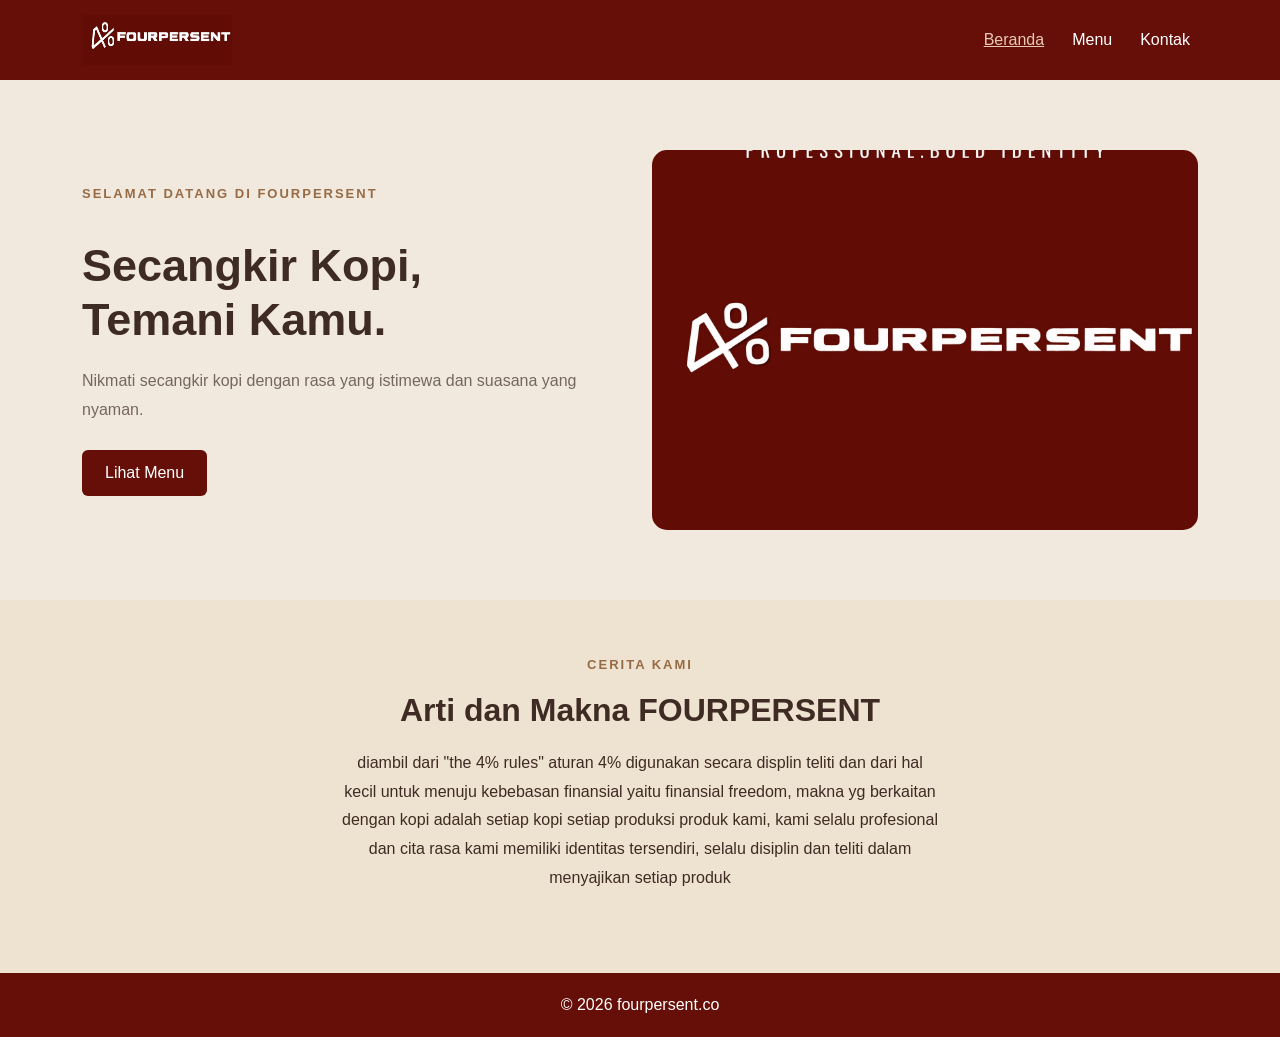
<file: index.html>
<!DOCTYPE html>
<html lang="id">
<head>
    <meta charset="UTF-8">
    <meta name="viewport" content="width=device-width, initial-scale=1.0">
    <title>FOURPERSENT | Beranda</title>

    <!-- Bootstrap 5 -->
    <link href="https://cdn.jsdelivr.net/npm/bootstrap@5.3.3/dist/css/bootstrap.min.css" rel="stylesheet">

    <!-- CSS sendiri -->
    <link rel="stylesheet" href="style.css">
</head>
<body>

    <!-- Navigasi -->
    <nav class="navbar navbar-expand-lg navbar-dark navbar-kopi">
        <div class="container">
            <div class="logo-nav">
                <a class="navbar-brand" href="index.html">
                <img src="img/4persen-logo2.jpeg" alt="4%" height="50" width="150">
            </a>
            </div>
            

            <div class="navbar-nav ms-auto">
                <a class="nav-link aktif" href="index.html">Beranda</a>
                <a class="nav-link" href="menu.html">Menu</a>
                <a class="nav-link" href="kontak.html">Kontak</a>
            </div>
        </div>
    </nav>

    <!-- Bagian utama -->
    <section class="hero">
        <div class="container">
            <div class="row align-items-center">
                <div class="col-md-6">
                    <p class="teks-kecil">SELAMAT DATANG DI FOURPERSENT<Fieldset></Fieldset></p>
                    <h1>Secangkir Kopi,<br>Temani Kamu.</h1>

                    <p class="deskripsi">
                        Nikmati secangkir kopi dengan rasa yang istimewa
                        dan suasana yang nyaman.
                    </p>

                    <a href="menu.html" class="btn tombol-kopi">
                        Lihat Menu
                    </a>
                </div>

                <div class="col-md-6 mt-4 mt-md-0">
                    <img
                        src="img/4persen-logo.jpeg"
                        alt="Secangkir kopi"
                        class="gambar-utama">
                </div>
            </div>
        </div>
    </section>

    <!-- Tentang kami -->
    <section class="tentang text-center">
        <div class="container">
            <p class="teks-kecil">CERITA KAMI</p>
            <h2>Arti dan Makna FOURPERSENT</h2>

            <p class="teks-tentang">
                diambil dari "the 4% rules" aturan 4% digunakan secara displin teliti dan dari hal kecil untuk menuju kebebasan finansial yaitu finansial freedom, makna yg berkaitan dengan kopi adalah setiap kopi setiap produksi produk kami, kami selalu profesional dan cita rasa kami memiliki identitas tersendiri, selalu disiplin dan teliti dalam menyajikan setiap produk
            </p>

           
            </a>
        </div>
    </section>

    <!-- Footer -->
    <footer class="footer text-center">
        <p>© 2026 fourpersent.co</p>
    </footer>

</body>
</html>
</file>
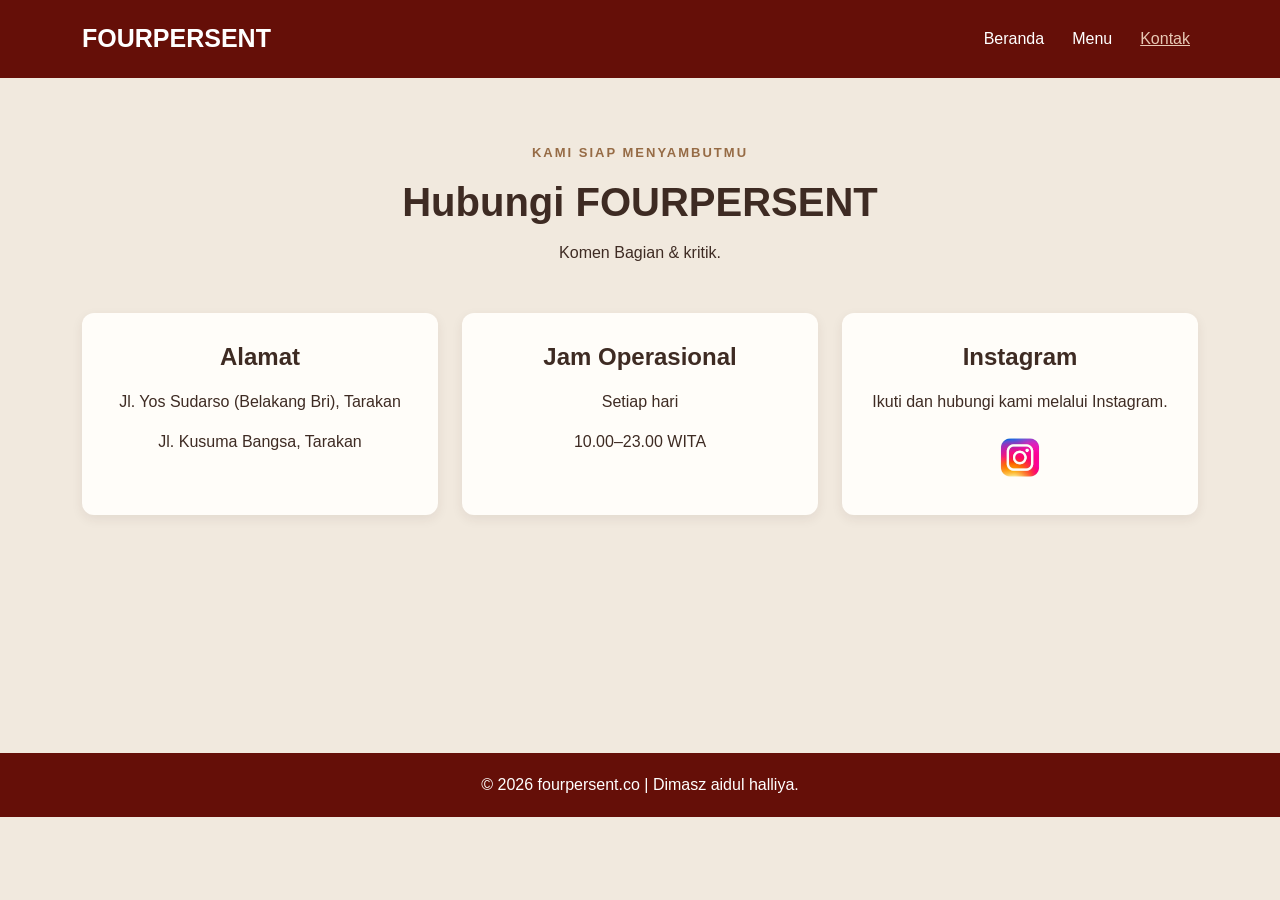
<file: kontak.html>
<!DOCTYPE html>
<html lang="id">
<head>
    <meta charset="UTF-8">
    <meta name="viewport" content="width=device-width, initial-scale=1.0">
    <title>FOURPERSENT| Kontak</title>

    <link href="https://cdn.jsdelivr.net/npm/bootstrap@5.3.3/dist/css/bootstrap.min.css" rel="stylesheet">
    <link rel="stylesheet" href="style.css">
</head>
<body>

    <!-- Navigasi -->
    <nav class="navbar navbar-expand-lg navbar-dark navbar-kopi">
        <div class="container">
            <a class="navbar-brand" href="index.html">FOURPERSENT</a>

            <div class="navbar-nav ms-auto">
                <a class="nav-link" href="index.html">Beranda</a>
                <a class="nav-link" href="menu.html">Menu</a>
                <a class="nav-link aktif" href="kontak.html">Kontak</a>
            </div>
        </div>
    </nav>

    <!-- Kontak -->
    <section class="bagian-kontak">
        <div class="container">
            <div class="text-center mb-5">
                <p class="teks-kecil">KAMI SIAP MENYAMBUTMU</p>
                <h1>Hubungi FOURPERSENT</h1>
                <p>Komen Bagian & kritik.</p>
            </div>

            <div class="row justify-content-center g-4">
                <div class="col-md-4">
                    <div class="kotak-kontak text-center">
                        <h4>Alamat</h4>
                        <p>Jl. Yos Sudarso (Belakang Bri), Tarakan </p>
                        <p>Jl. Kusuma Bangsa, Tarakan </p>
                    </div>
                </div>

                <div class="col-md-4">
                    <div class="kotak-kontak text-center">
                        <h4>Jam Operasional</h4>
                        <p>Setiap hari</p>
                        <p>10.00–23.00 WITA</p>
                    </div>
                </div>

                <div class="col-md-4">
                    <div class="kotak-kontak text-center">
                        
                            <h4>Instagram</h4>
                            <p>Ikuti dan hubungi kami melalui Instagram.</p>

                            <a href="https://www.instagram.com/fourpersent.co/"
                            target="_blank"
                            rel="noopener noreferrer">
                                <img src="img/ig-removebg-preview.png"
                                    alt="Instagram FOURPERSENT"
                                    class="instagram-icon">
                            </a>

                        </a>
                    </div>
                </div>
            </div>
        </div>
    </section>

    <!-- Footer -->
    <footer class="footer text-center">
        <p>© 2026 fourpersent.co | Dimasz aidul halliya.</p>
    </footer>

</body>
</html>
</file>
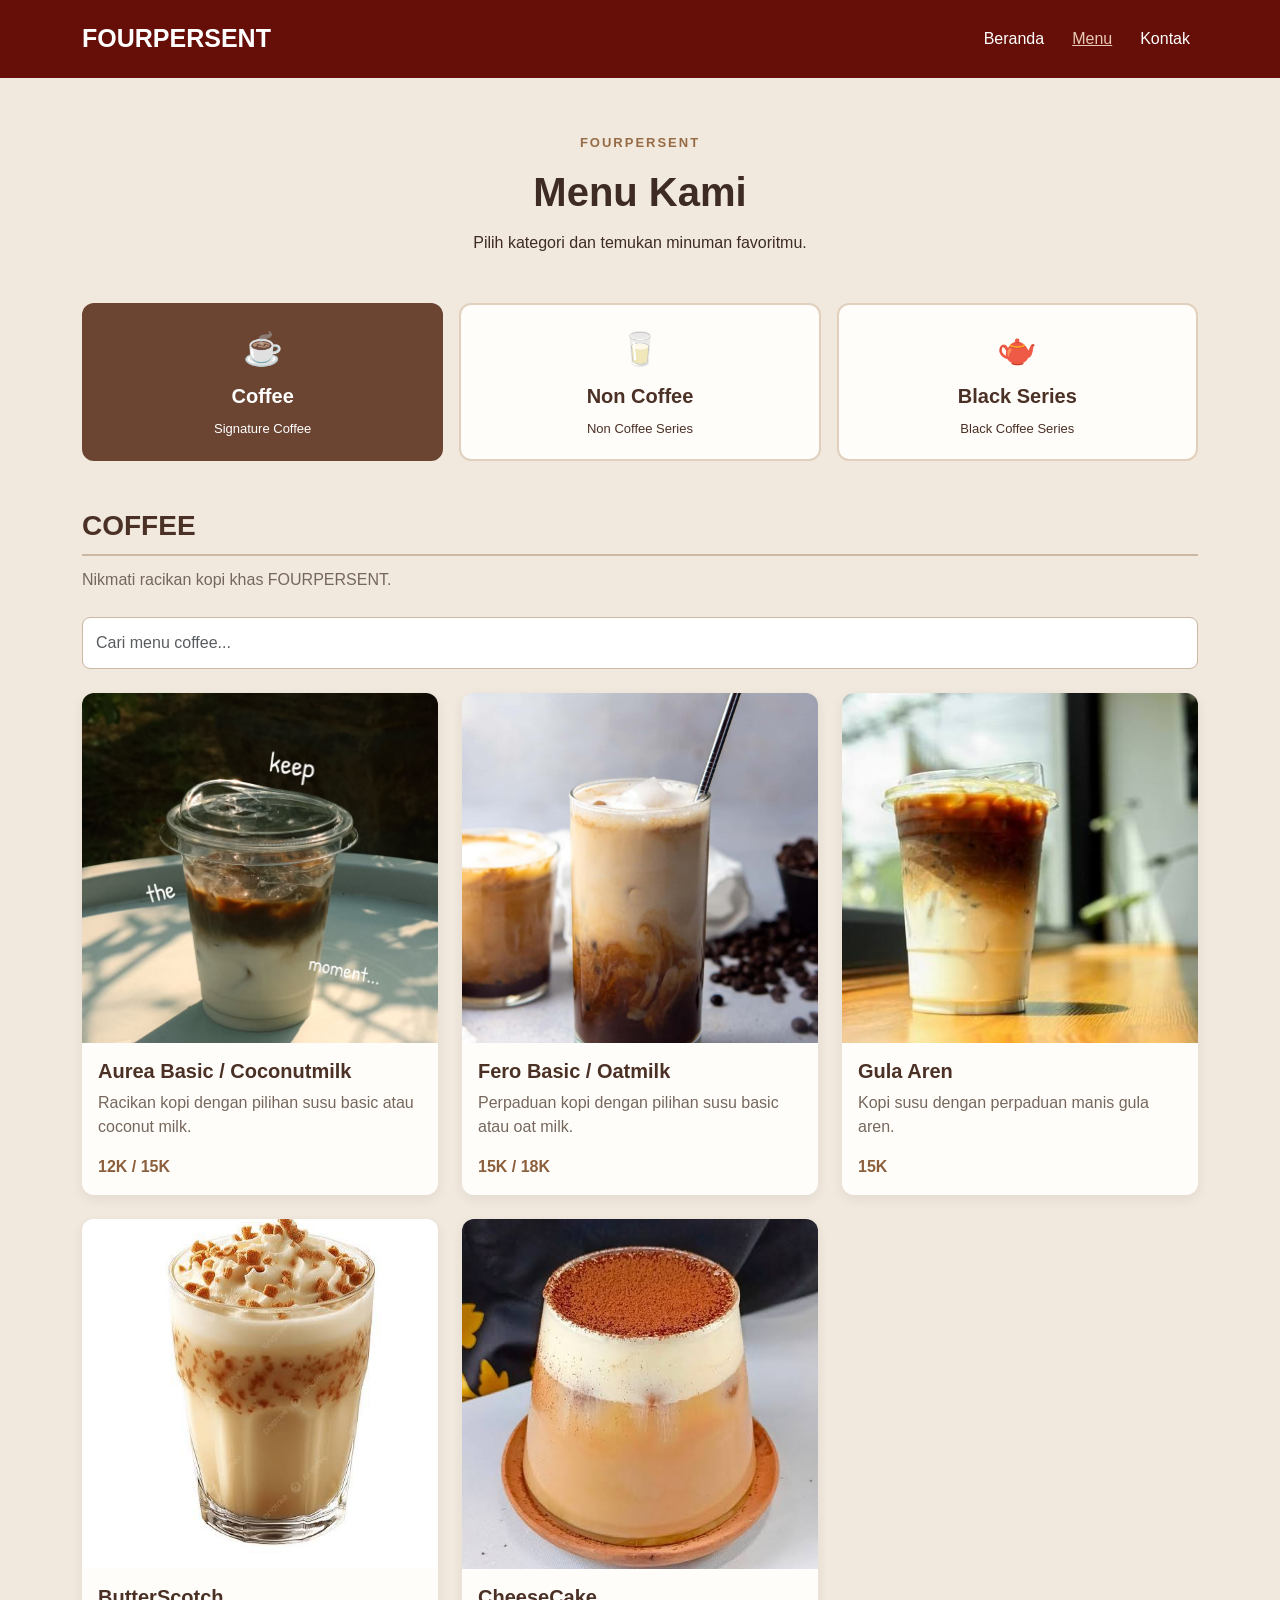
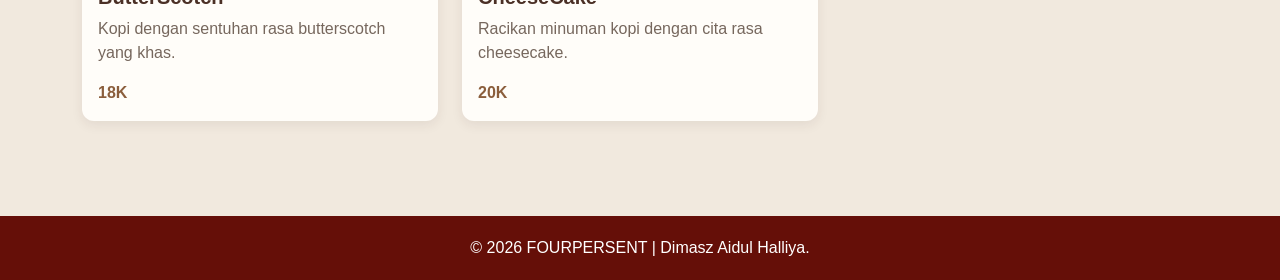
<file: menu.html>
<!DOCTYPE html>
<html lang="id">
<head>
    <meta charset="UTF-8">
    <meta name="viewport" content="width=device-width, initial-scale=1.0">
    <title>KopiSenja | Menu</title>

    <link href="https://cdn.jsdelivr.net/npm/bootstrap@5.3.3/dist/css/bootstrap.min.css" rel="stylesheet">
    <link rel="stylesheet" href="style.css">
</head>

<body>

    <!-- Navigasi -->
    <nav class="navbar navbar-expand-lg navbar-dark navbar-kopi">
        <div class="container">
            <a class="navbar-brand" href="index.html">FOURPERSENT</a>

            <div class="navbar-nav ms-auto">
                <a class="nav-link" href="index.html">Beranda</a>
                <a class="nav-link aktif" href="menu.html">Menu</a>
                <a class="nav-link" href="kontak.html">Kontak</a>
            </div>
        </div>
    </nav>

    <!-- Halaman Menu -->
    <section class="bagian-menu">
        <div class="container">

            <div class="text-center mb-5">
                <p class="teks-kecil">FOURPERSENT</p>
                <h1>Menu Kami</h1>
                <p>Pilih kategori dan temukan minuman favoritmu.</p>
            </div>

            <!-- PILIHAN KATEGORI -->
            <div class="row g-3 justify-content-center mb-5">

                <div class="col-md-4">
                    <button type="button"
                        class="tombol-kategori aktif-kategori"
                        onclick="pilihKategori('coffee', this)">
                        <span class="ikon-kategori">☕</span>
                        <span>Coffee</span>
                        <small>Signature Coffee</small>
                    </button>
                </div>

                <div class="col-md-4">
                    <button type="button"
                        class="tombol-kategori"
                        onclick="pilihKategori('noncoffee', this)">
                        <span class="ikon-kategori">🥛</span>
                        <span>Non Coffee</span>
                        <small>Non Coffee Series</small>
                    </button>
                </div>

                <div class="col-md-4">
                    <button type="button"
                        class="tombol-kategori"
                        onclick="pilihKategori('black', this)">
                        <span class="ikon-kategori">🫖</span>
                        <span>Black Series</span>
                        <small>Black Coffee Series</small>
                    </button>
                </div>

            </div>

            <!-- ===================== -->
            <!-- KATEGORI COFFEE       -->
            <!-- ===================== -->

            <div class="isi-kategori" id="coffee">

                <h2 class="kategori-menu">COFFEE</h2>
                <p class="deskripsi-kategori">
                    Nikmati racikan kopi khas FOURPERSENT.
                </p>

                <input type="text"
                    id="cari-coffee"
                    class="form-control kotak-pencarian mb-4"
                    placeholder="Cari menu coffee..."
                    oninput="cariMenu('coffee')">

                <p id="pesan-coffee" style="display:none;">
                    Menu tidak ditemukan.
                </p>

                <div class="row g-4">

                    <!-- Aurea -->
                    <div class="col-md-4 kartu-menu">
                        <div class="card h-100">
                            <img src="img/aurea.jpeg"
                                class="card-img-top gambar-menu"
                                alt="Aurea">
                            <div class="card-body">
                                <h5 class="card-title">Aurea Basic / Coconutmilk</h5>
                                <p class="card-text">
                                    Racikan kopi dengan pilihan susu basic
                                    atau coconut milk.
                                </p>
                                <p class="harga">12K / 15K</p>
                            </div>
                        </div>
                    </div>

                    <!-- Fero -->
                    <div class="col-md-4 kartu-menu">
                        <div class="card h-100">
                            <img src="img/Fero.jpeg"
                                class="card-img-top gambar-menu"
                                alt="Fero">
                            <div class="card-body">
                                <h5 class="card-title">Fero Basic / Oatmilk</h5>
                                <p class="card-text">
                                    Perpaduan kopi dengan pilihan susu
                                    basic atau oat milk.
                                </p>
                                <p class="harga">15K / 18K</p>
                            </div>
                        </div>
                    </div>

                    <!-- Gula Aren -->
                    <div class="col-md-4 kartu-menu">
                        <div class="card h-100">
                            <img src="img/aren.jpeg"
                                class="card-img-top gambar-menu"
                                alt="Gula Aren">
                            <div class="card-body">
                                <h5 class="card-title">Gula Aren</h5>
                                <p class="card-text">
                                    Kopi susu dengan perpaduan manis
                                    gula aren.
                                </p>
                                <p class="harga">15K</p>
                            </div>
                        </div>
                    </div>

                    <!-- ButterScotch -->
                    <div class="col-md-4 kartu-menu">
                        <div class="card h-100">
                            <img src="img/butter.jpeg"
                                class="card-img-top gambar-menu"
                                alt="ButterScotch">
                            <div class="card-body">
                                <h5 class="card-title">ButterScotch</h5>
                                <p class="card-text">
                                    Kopi dengan sentuhan rasa
                                    butterscotch yang khas.
                                </p>
                                <p class="harga">18K</p>
                            </div>
                        </div>
                    </div>

                    <!-- CheeseCake -->
                    <div class="col-md-4 kartu-menu">
                        <div class="card h-100">
                            <img src="img/chees.jpeg"
                                class="card-img-top gambar-menu"
                                alt="CheeseCake">
                            <div class="card-body">
                                <h5 class="card-title">CheeseCake</h5>
                                <p class="card-text">
                                    Racikan minuman kopi dengan
                                    cita rasa cheesecake.
                                </p>
                                <p class="harga">20K</p>
                            </div>
                        </div>
                    </div>

                </div>
            </div>


            <!-- ===================== -->
            <!-- KATEGORI NON COFFEE   -->
            <!-- ===================== -->

            <div class="isi-kategori" id="noncoffee"
                style="display:none;">

                <h2 class="kategori-menu">NON COFFEE</h2>
                <p class="deskripsi-kategori">
                    Pilihan minuman tanpa kopi dari FOURPERSENT.
                </p>

                <input type="text"
                    id="cari-noncoffee"
                    class="form-control kotak-pencarian mb-4"
                    placeholder="Cari menu non coffee..."
                    oninput="cariMenu('noncoffee')">

                <p id="pesan-noncoffee" style="display:none;">
                    Menu tidak ditemukan.
                </p>

                <div class="row g-4">

                    <!-- SignatureMilk -->
                    <div class="col-md-4 kartu-menu">
                        <div class="card h-100">
                            <img src="img/milk.PNG"
                                class="card-img-top gambar-menu"
                                alt="SignatureMilk">
                            <div class="card-body">
                                <h5 class="card-title">SignatureMilk</h5>
                                <p class="card-text">
                                    Minuman susu dengan racikan
                                    khas FOURPERSENT.
                                </p>
                                <p class="harga">12K</p>
                            </div>
                        </div>
                    </div>

                    <!-- CandyMilk -->
                    <div class="col-md-4 kartu-menu">
                        <div class="card h-100">
                            <img src="img/candy.PNG"
                                class="card-img-top gambar-menu"
                                alt="CandyMilk">
                            <div class="card-body">
                                <h5 class="card-title">CandyMilk</h5>
                                <p class="card-text">
                                    Minuman susu dengan perpaduan
                                    rasa manis.
                                </p>
                                <p class="harga">15K</p>
                            </div>
                        </div>
                    </div>

                    <!-- Roasted MilkTea -->
                    <div class="col-md-4 kartu-menu">
                        <div class="card h-100">
                            <img src="img/tea.jpeg"
                                class="card-img-top gambar-menu"
                                alt="Roasted MilkTea">
                            <div class="card-body">
                                <h5 class="card-title">Roasted MilkTea</h5>
                                <p class="card-text">
                                    Perpaduan teh roasted
                                    dengan susu.
                                </p>
                                <p class="harga">15K</p>
                            </div>
                        </div>
                    </div>

                    <!-- Matcha -->
                    <div class="col-md-4 kartu-menu">
                        <div class="card h-100">
                            <img src="img/macha.jpeg"
                                class="card-img-top gambar-menu"
                                alt="Matcha">
                            <div class="card-body">
                                <h5 class="card-title">Matcha</h5>
                                <p class="card-text">
                                    Minuman matcha dengan
                                    rasa khas teh hijau.
                                </p>
                                <p class="harga">20K</p>
                            </div>
                        </div>
                    </div>

                    <!-- Strawberry Matcha -->
                    <div class="col-md-4 kartu-menu">
                        <div class="card h-100">
                            <img src="img/Strawberry.jpeg"
                                class="card-img-top gambar-menu"
                                alt="Strawberry Matcha">
                            <div class="card-body">
                                <h5 class="card-title">Strawberry Matcha</h5>
                                <p class="card-text">
                                    Perpaduan matcha dengan
                                    rasa strawberry.
                                </p>
                                <p class="harga">25K</p>
                            </div>
                        </div>
                    </div>

                </div>
            </div>


            <!-- ===================== -->
            <!-- KATEGORI BLACK SERIES -->
            <!-- ===================== -->

            <div class="isi-kategori" id="black"
                style="display:none;">

                <h2 class="kategori-menu">BLACK SERIES</h2>
                <p class="deskripsi-kategori">
                    Pilihan kopi hitam dengan karakter rasa khas.
                </p>

                <input type="text"
                    id="cari-black"
                    class="form-control kotak-pencarian mb-4"
                    placeholder="Cari menu black series..."
                    oninput="cariMenu('black')">

                <p id="pesan-black" style="display:none;">
                    Menu tidak ditemukan.
                </p>

                <div class="row g-4">

                    <!-- ColdBrew -->
                    <div class="col-md-4 kartu-menu">
                        <div class="card h-100">
                            <img src="img/cold.jpeg"
                                class="card-img-top gambar-menu"
                                alt="ColdBrew">
                            <div class="card-body">
                                <h5 class="card-title">ColdBrew</h5>
                                <p class="card-text">
                                    Kopi yang diseduh dengan
                                    metode cold brew.
                                </p>
                                <p class="harga">15K</p>
                            </div>
                        </div>
                    </div>

                    <!-- Americano -->
                    <div class="col-md-4 kartu-menu">
                        <div class="card h-100">
                            <img src="img/amer.jpeg"
                                class="card-img-top gambar-menu"
                                alt="Americano">
                            <div class="card-body">
                                <h5 class="card-title">Americano</h5>
                                <p class="card-text">
                                    Kopi hitam dengan rasa
                                    yang khas.
                                </p>
                                <p class="harga">10K</p>
                            </div>
                        </div>
                    </div>

                    <!-- Markisa -->
                    <div class="col-md-4 kartu-menu">
                        <div class="card h-100">
                            <img src="img/Markisa.jpeg"
                                class="card-img-top gambar-menu"
                                alt="Markisa">
                            <div class="card-body">
                                <h5 class="card-title">
                                    Markisa - CB / Espresso
                                </h5>
                                <p class="card-text">
                                    Pilihan rasa markisa dengan
                                    cold brew atau espresso.
                                </p>
                                <p class="harga">18K / 15K</p>
                            </div>
                        </div>
                    </div>

                    <!-- Lemon -->
                    <div class="col-md-4 kartu-menu">
                        <div class="card h-100">
                            <img src="img/lemon.jpeg"
                                class="card-img-top gambar-menu"
                                alt="Lemon">
                            <div class="card-body">
                                <h5 class="card-title">
                                    Lemon - CB / Espresso
                                </h5>
                                <p class="card-text">
                                    Perpaduan lemon dengan
                                    cold brew atau espresso.
                                </p>
                                <p class="harga">18K / 15K</p>
                            </div>
                        </div>
                    </div>

                    <!-- Berman -->
                    <div class="col-md-4 kartu-menu">
                        <div class="card h-100">
                            <img src="img/berman.jpeg"
                                class="card-img-top gambar-menu"
                                alt="Berman">
                            <div class="card-body">
                                <h5 class="card-title">
                                    Berman - CB / Espresso
                                </h5>
                                <p class="card-text">
                                    Pilihan racikan Berman dengan
                                    cold brew atau espresso.
                                </p>
                                <p class="harga">18K / 15K</p>
                            </div>
                        </div>
                    </div>

                </div>
            </div>

        </div>
    </section>


    <!-- Footer -->
    <footer class="footer text-center">
        <p>© 2026 FOURPERSENT | Dimasz Aidul Halliya.</p>
    </footer>


    <!-- JAVASCRIPT -->
    <script>

        // Fungsi memilih kategori
        function pilihKategori(id, tombol) {

            var kategori = document.getElementsByClassName("isi-kategori");

            for (var i = 0; i < kategori.length; i++) {
                kategori[i].style.display = "none";
            }

            document.getElementById(id).style.display = "block";

            var tombolKategori =
                document.getElementsByClassName("tombol-kategori");

            for (var j = 0; j < tombolKategori.length; j++) {
                tombolKategori[j].classList.remove("aktif-kategori");
            }

            tombol.classList.add("aktif-kategori");
        }


        // Fungsi pencarian menu
        function cariMenu(id) {

            var input = document.getElementById("cari-" + id);
            var kata = input.value.toLowerCase().trim();

            var bagian = document.getElementById(id);
            var menu = bagian.getElementsByClassName("kartu-menu");

            var jumlah = 0;

            for (var i = 0; i < menu.length; i++) {

                var nama = menu[i]
                    .getElementsByTagName("h5")[0]
                    .innerText.toLowerCase();

                if (nama.includes(kata)) {
                    menu[i].style.display = "";
                    jumlah++;
                } else {
                    menu[i].style.display = "none";
                }
            }

            document.getElementById("pesan-" + id).style.display =
                jumlah === 0 ? "block" : "none";
        }

    </script>

</body>
</html>
</file>
<file: style.css>
/* Pengaturan dasar */
body {
    background-color:#f1e9de;
    color: #3e2b23;
    font-family: Arial, sans-serif;
    margin: 0;
}

/* Navigasi atau menu*/
.navbar-kopi {
    background-color: #650f08;
    padding: 15px 0;
}

.navbar-brand {
    font-size: 25px;
    font-weight: bold;
}

.nav-link {
    margin-left: 12px;
    color: white;
}

.nav-link:hover,
.nav-link.aktif {
    color: #e8c9b5;
    text-decoration: underline;
}

/* Halaman beranda */
.hero {
    padding: 70px 0;
}

.teks-kecil {
    color: #966b45;
    font-size: 13px;
    font-weight: bold;
    letter-spacing: 2px;
}

.hero h1 {
    font-size: 45px;
    font-weight: bold;
    margin: 20px 0;
}

.deskripsi {
    color: #76675d;
    line-height: 1.8;
    margin-bottom: 25px;
}

.gambar-utama {
    width: 100%;
    height: 380px;
    object-fit: cover;
    border-radius: 15px;
}

/* Tombol */
.tombol-kopi {
    background-color: #650f08;
    color: white;
    padding: 10px 22px;
    border-radius: 6px;
}

.tombol-kopi:hover {
    background-color: #560c07;
    color: white;
}

/* Bagian tentang */
.tentang {
    background-color: #eee2d1;
    padding: 55px 15px;
}

.tentang h2 {
    margin-bottom: 20px;
    font-weight: bold;
}

.teks-tentang {
    max-width: 600px;
    margin: 0 auto 25px;
    line-height: 1.8;
}

/* Halaman menu */
.bagian-menu {
    padding: 55px 0;
}

.bagian-menu h1,
.bagian-kontak h1 {
    font-weight: bold;
    margin-bottom: 15px;
}

.kotak-pencarian {
    padding: 13px;
    border: 1px solid #cbb8a5;
    border-radius: 8px;
}

.kotak-pencarian:focus {
    border-color: #6b4532;
    box-shadow: 0 0 5px #cbb8a5;
}

.card {
    background-color: #fffdf9;
    border: none;
    border-radius: 12px;
    overflow: hidden;
    box-shadow: 0 4px 12px rgba(62, 43, 35, 0.08);
}

.gambar-menu {
    width: 100%;
    height: 220px;
    object-fit: cover;
}

.card-title {
    font-weight: bold;
    color: #4b3026;
}

.card-text {
    color: #76675d;
}

.harga {
    color: #8b5e3c;
    font-weight: bold;
    margin-bottom: 0;
}

/* Halaman kontak */
.bagian-kontak {
    padding: 65px 0;
    min-height: 75vh;
}

.kotak-kontak {
    background-color: #fffdf9;
    padding: 30px 20px;
    border-radius: 12px;
    height: 100%;
    box-shadow: 0 4px 12px rgba(62, 43, 35, 0.08);
}

.kotak-kontak h4 {
    margin-bottom: 18px;
    font-weight: bold;
}

/* Footer */
.footer {
    background-color: #650f08;
    color: white;
    padding: 20px 10px;
}

.footer p {
    margin: 0;
}

/* Tampilan layar kecil */
@media (max-width: 768px) {
    .hero {
        padding: 40px 0;
    }

    .hero h1 {
        font-size: 34px;
    }

    .gambar-utama {
        height: 280px;
    }

    .nav-link {
        margin-left: 0;
    }
}


.instagram-icon {
    width: 55px;
    height: 55px;
    object-fit: contain;
    cursor: pointer;
    transition: transform 0.3s ease;
}

.instagram-icon:hover {
    transform: scale(1.1);
}


/* Tombol pilihan kategori */
.tombol-kategori {
    width: 100%;
    min-height: 150px;
    padding: 20px 12px;
    display: flex;
    flex-direction: column;
    align-items: center;
    justify-content: center;
    gap: 8px;

    background-color: #fffdf9;
    color: #4b3026;
    border: 2px solid #e0d0bd;
    border-radius: 12px;
    font-size: 20px;
    font-weight: bold;
    cursor: pointer;
    transition: 0.3s;
}

.tombol-kategori:hover {
    background-color: #eee2d1;
    border-color: #6b4532;
    transform: translateY(-3px);
}

.tombol-kategori.aktif-kategori {
    background-color: #6b4532;
    color: white;
    border-color: #6b4532;
}

.ikon-kategori {
    font-size: 32px;
}

.tombol-kategori small {
    font-size: 13px;
    font-weight: normal;
}

.kategori-menu {
    color: #4b3026;
    font-size: 28px;
    font-weight: bold;
    margin-bottom: 12px;
    padding-bottom: 12px;
    border-bottom: 2px solid #cbb8a5;
}

.deskripsi-kategori {
    color: #76675d;
    margin-bottom: 25px;
}

.isi-kategori {
    margin-top: 20px;
    margin-bottom: 40px;
}

.pesan-menu {
    text-align: center;
    margin-bottom: 20px;
    color: #76675d;
}

@media (max-width: 768px) {
    .tombol-kategori {
        min-height: 120px;
        font-size: 18px;
    }

    .kategori-menu {
        font-size: 24px;
    }
}


/* Mengatur ukuran foto menu Coffee */
#coffee .gambar-menu {
    width: 100%;
    height: 350px;
    object-fit: cover;
    object-position: center;
    border-radius: 8px 8px 0 0;
}

/* Menyamakan tinggi kartu menu Coffee */
#coffee .card {
    height: 100%;
    overflow: hidden;
}


/* Mengatur ukuran foto Non Coffee */
#noncoffee .gambar-menu {
    width: 100%;
    height: 350px;
    object-fit: cover;
    object-position: center;
}

/* Mengatur tampilan kartu Non Coffee */
#noncoffee .card {
    height: 100%;
    overflow: hidden;
}

/* Mengatur jarak isi kartu */
#noncoffee .card-body {
    padding: 18px;
}


/* Mengatur ukuran foto Black Series */
#black .gambar-menu {
    width: 100%;
    height: 370px;
    object-fit: cover;
    object-position: center;
}

/* Mengatur kartu Black Series */
#black .card {
    height: 100%;
    overflow: hidden;
}

/* Mengatur isi kartu */
#black .card-body {
    padding: 18px;
}
</file>
